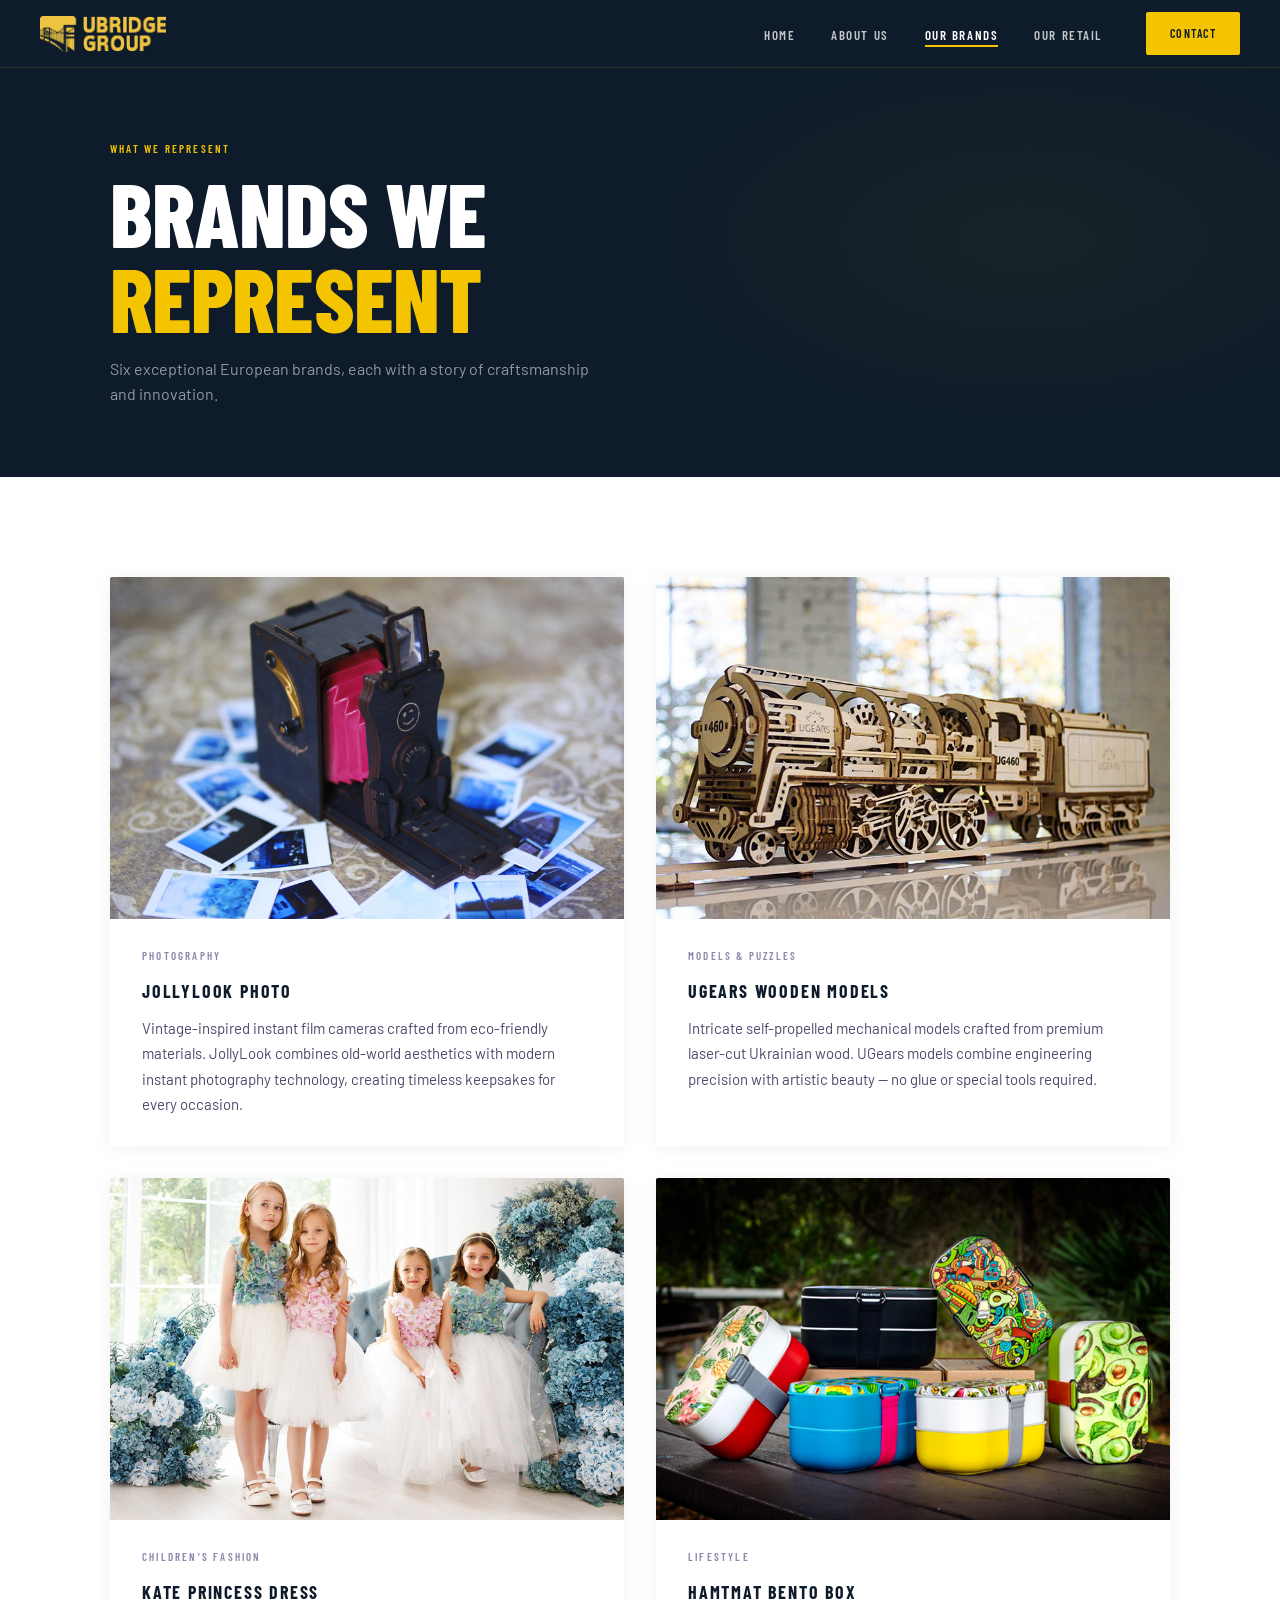
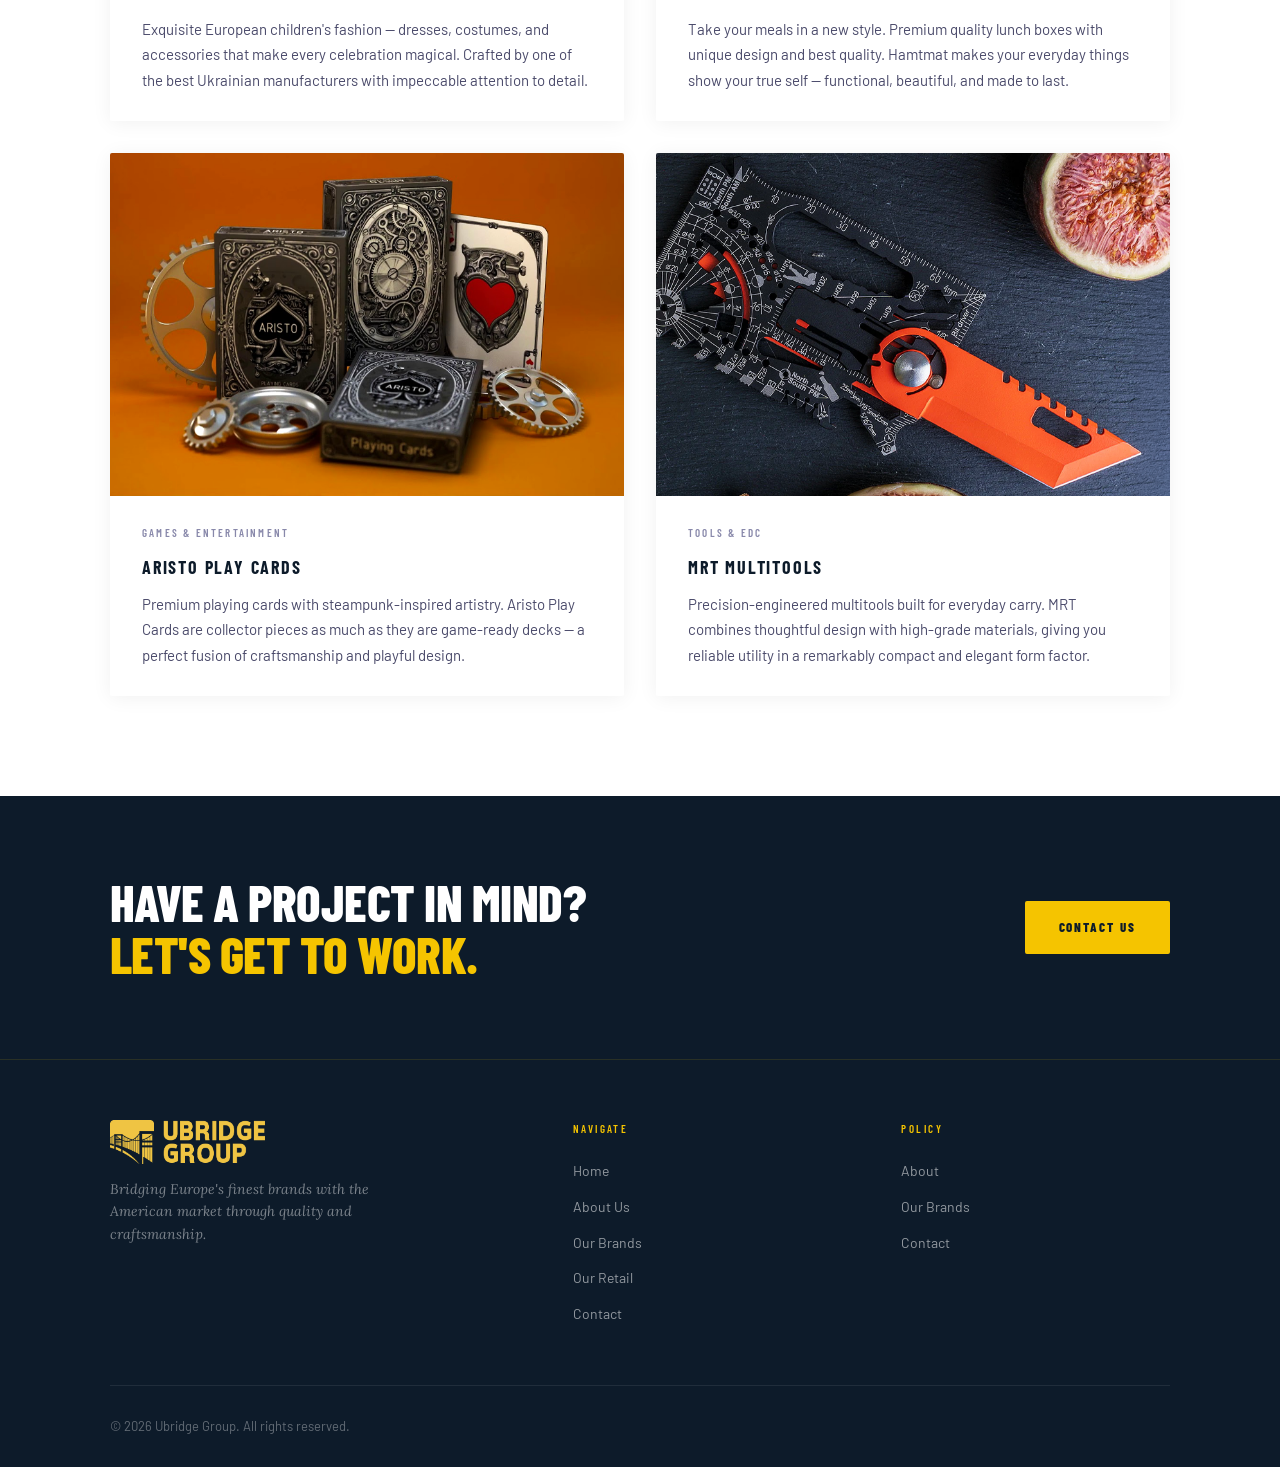
<file: brands.html>
<!DOCTYPE html>
<html lang="en">
<head>
  <meta charset="UTF-8" />
  <meta name="viewport" content="width=device-width, initial-scale=1.0" />
  <title>Our Brands — Ubridge Group</title>
  <meta name="description" content="Discover the European brands represented by Ubridge Group in the American market." />
  <link rel="stylesheet" href="style.css" />
</head>
<body>

  <nav class="nav" id="nav">
    <a href="index.html" class="nav__logo"><img src="images/ubridgeLogo.png" alt="Ubridge Group" class="nav__logo-img" /></a>
    <ul class="nav__links" id="navLinks">
      <li><a href="index.html">Home</a></li>
      <li><a href="about.html">About Us</a></li>
      <li><a href="brands.html" class="active">Our Brands</a></li>
      <li><a href="retail.html">Our Retail</a></li>
      <li><a href="contact.html" class="btn btn--yellow">Contact</a></li>
    </ul>
    <button class="nav__hamburger" id="hamburger" aria-label="Menu">
      <span></span><span></span><span></span>
    </button>
  </nav>

  <!-- PAGE HERO -->
  <section class="page-hero">
    <div class="container">
      <span class="label">What We Represent</span>
      <h1 class="page-hero__title">Brands We<br><span>Represent</span></h1>
      <p class="page-hero__sub">Six exceptional European brands, each with a story of craftsmanship and innovation.</p>
    </div>
  </section>

  <!-- BRANDS GRID -->
  <section class="section">
    <div class="container">
      <div class="brands-full-grid">

        <div class="brand-full-card fade-up">
          <img class="brand-full-card__image" src="images/JollyLook.webp" alt="JollyLook Photo" />
          <div class="brand-full-card__body">
            <span class="label label--light">Photography</span>
            <div class="brand-full-card__name">JollyLook Photo</div>
            <p class="brand-full-card__desc">Vintage-inspired instant film cameras crafted from eco-friendly materials. JollyLook combines old-world aesthetics with modern instant photography technology, creating timeless keepsakes for every occasion.</p>
          </div>
        </div>

        <div class="brand-full-card fade-up" style="transition-delay:0.1s">
          <img class="brand-full-card__image" src="images/Ugears.webp" alt="UGears Wooden Models" />
          <div class="brand-full-card__body">
            <span class="label label--light">Models &amp; Puzzles</span>
            <div class="brand-full-card__name">UGears Wooden Models</div>
            <p class="brand-full-card__desc">Intricate self-propelled mechanical models crafted from premium laser-cut Ukrainian wood. UGears models combine engineering precision with artistic beauty — no glue or special tools required.</p>
          </div>
        </div>

        <div class="brand-full-card fade-up" style="transition-delay:0.2s">
          <img class="brand-full-card__image" src="images/KateParty.webp" alt="Kate Princess Dress" />
          <div class="brand-full-card__body">
            <span class="label label--light">Children's Fashion</span>
            <div class="brand-full-card__name">Kate Princess Dress</div>
            <p class="brand-full-card__desc">Exquisite European children's fashion — dresses, costumes, and accessories that make every celebration magical. Crafted by one of the best Ukrainian manufacturers with impeccable attention to detail.</p>
          </div>
        </div>

        <div class="brand-full-card fade-up" style="transition-delay:0.3s">
          <img class="brand-full-card__image" src="images/Hamtmat.webp" alt="Hamtmat Bento Box" />
          <div class="brand-full-card__body">
            <span class="label label--light">Lifestyle</span>
            <div class="brand-full-card__name">Hamtmat Bento Box</div>
            <p class="brand-full-card__desc">Take your meals in a new style. Premium quality lunch boxes with unique design and best quality. Hamtmat makes your everyday things show your true self — functional, beautiful, and made to last.</p>
          </div>
        </div>

        <div class="brand-full-card fade-up" style="transition-delay:0.4s">
          <img class="brand-full-card__image" src="images/Aristo.webp" alt="Aristo Play Cards" />
          <div class="brand-full-card__body">
            <span class="label label--light">Games &amp; Entertainment</span>
            <div class="brand-full-card__name">Aristo Play Cards</div>
            <p class="brand-full-card__desc">Premium playing cards with steampunk-inspired artistry. Aristo Play Cards are collector pieces as much as they are game-ready decks — a perfect fusion of craftsmanship and playful design.</p>
          </div>
        </div>

        <div class="brand-full-card fade-up" style="transition-delay:0.5s">
          <img class="brand-full-card__image" src="images/MRT.webp" alt="MRT Multitools" />
          <div class="brand-full-card__body">
            <span class="label label--light">Tools &amp; EDC</span>
            <div class="brand-full-card__name">MRT Multitools</div>
            <p class="brand-full-card__desc">Precision-engineered multitools built for everyday carry. MRT combines thoughtful design with high-grade materials, giving you reliable utility in a remarkably compact and elegant form factor.</p>
          </div>
        </div>

      </div>
    </div>
  </section>

  <!-- CTA BANNER -->
  <section class="cta-banner">
    <div class="container">
      <div class="cta-banner__inner">
        <h2 class="cta-banner__title">Have a project in mind?<br><span>Let's get to work.</span></h2>
        <a href="contact.html" class="btn btn--yellow">Contact Us</a>
      </div>
    </div>
  </section>

  <!-- FOOTER -->
  <footer class="footer">
    <div class="container">
      <div class="footer__inner">
        <div>
          <a href="index.html" class="footer__logo"><img src="images/ubridgeLogo.png" alt="Ubridge Group" class="footer__logo-img" /></a>
          <p class="footer__tagline">Bridging Europe's finest brands with the American market through quality and craftsmanship.</p>
        </div>
        <div>
          <div class="footer__heading">Navigate</div>
          <ul class="footer__links">
            <li><a href="index.html">Home</a></li>
            <li><a href="about.html">About Us</a></li>
            <li><a href="brands.html">Our Brands</a></li>
            <li><a href="retail.html">Our Retail</a></li>
            <li><a href="contact.html">Contact</a></li>
          </ul>
        </div>
        <div>
          <div class="footer__heading">Policy</div>
          <ul class="footer__links">
            <li><a href="about.html">About</a></li>
            <li><a href="brands.html">Our Brands</a></li>
            <li><a href="contact.html">Contact</a></li>
          </ul>
        </div>
      </div>
      <div class="footer__bottom">
        <span class="footer__copy">© 2026 Ubridge Group. All rights reserved.</span>
      </div>
    </div>
  </footer>

  <script src="main.js"></script>
</body>
</html>
</file>
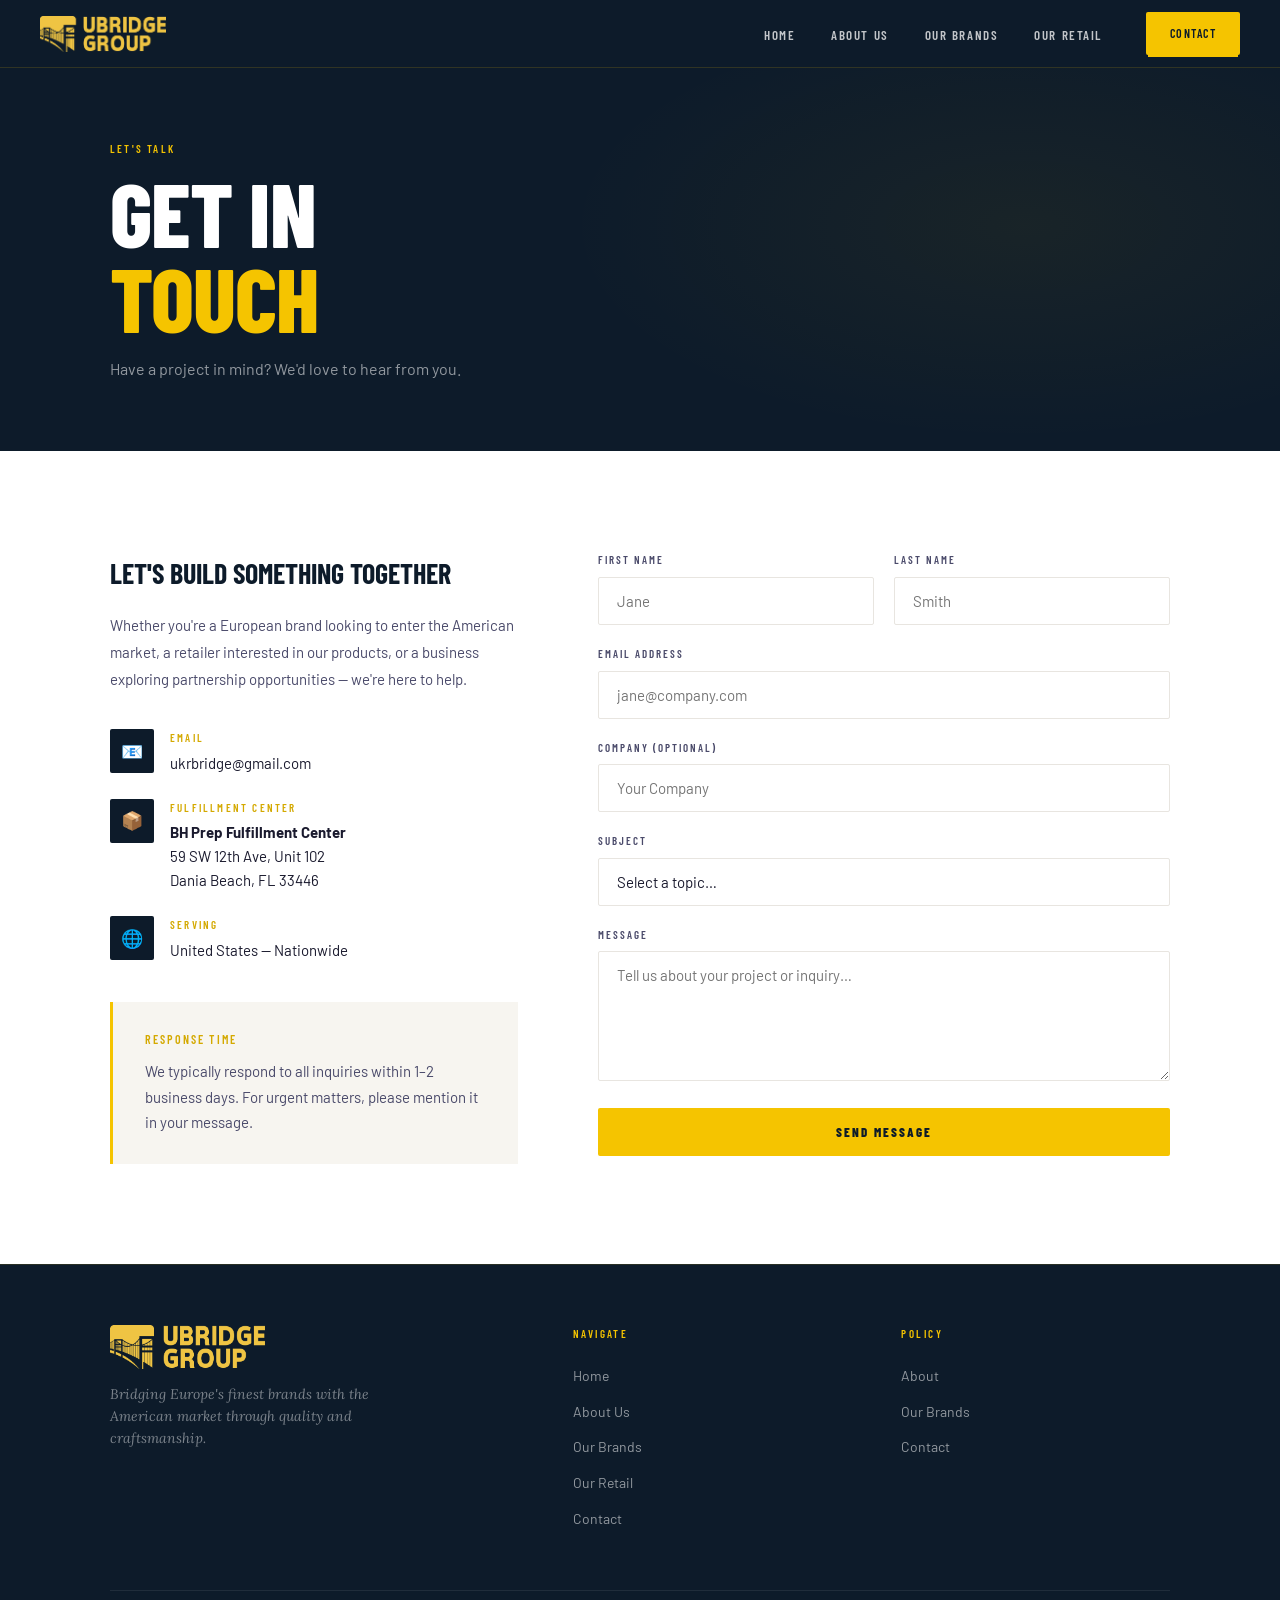
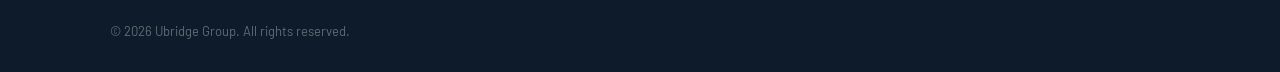
<file: contact.html>
<!DOCTYPE html>
<html lang="en">
<head>
  <meta charset="UTF-8" />
  <meta name="viewport" content="width=device-width, initial-scale=1.0" />
  <title>Contact — Ubridge Group</title>
  <meta name="description" content="Get in touch with Ubridge Group to explore partnership and distribution opportunities." />
  <link rel="stylesheet" href="style.css" />
</head>
<body>

  <nav class="nav" id="nav">
    <a href="index.html" class="nav__logo"><img src="images/ubridgeLogo.png" alt="Ubridge Group" class="nav__logo-img" /></a>
    <ul class="nav__links" id="navLinks">
      <li><a href="index.html">Home</a></li>
      <li><a href="about.html">About Us</a></li>
      <li><a href="brands.html">Our Brands</a></li>
      <li><a href="retail.html">Our Retail</a></li>
      <li><a href="contact.html" class="btn btn--yellow active">Contact</a></li>
    </ul>
    <button class="nav__hamburger" id="hamburger" aria-label="Menu">
      <span></span><span></span><span></span>
    </button>
  </nav>

  <!-- PAGE HERO -->
  <section class="page-hero">
    <div class="container">
      <span class="label">Let's Talk</span>
      <h1 class="page-hero__title">Get In<br><span>Touch</span></h1>
      <p class="page-hero__sub">Have a project in mind? We'd love to hear from you.</p>
    </div>
  </section>

  <!-- CONTACT CONTENT -->
  <section class="section">
    <div class="container">
      <div class="contact-grid">

        <!-- Info Column -->
        <div class="fade-up">
          <h2 class="contact-info__title">Let's Build Something Together</h2>
          <p class="contact-info__body">Whether you're a European brand looking to enter the American market, a retailer interested in our products, or a business exploring partnership opportunities — we're here to help.</p>

          <div class="contact-detail">
            <div class="contact-detail__icon">📧</div>
            <div>
              <div class="contact-detail__label">Email</div>
              <div class="contact-detail__value">ukrbridge@gmail.com</div>
            </div>
          </div>

          <div class="contact-detail">
            <div class="contact-detail__icon">📦</div>
            <div>
              <div class="contact-detail__label">Fulfillment Center</div>
              <div class="contact-detail__value"><strong>BH Prep Fulfillment Center</strong><br>59 SW 12th Ave, Unit 102<br>Dania Beach, FL 33446</div>
            </div>
          </div>

          <div class="contact-detail">
            <div class="contact-detail__icon">🌐</div>
            <div>
              <div class="contact-detail__label">Serving</div>
              <div class="contact-detail__value">United States — Nationwide</div>
            </div>
          </div>

          <div style="margin-top:40px; padding:28px 32px; background:var(--off-white); border-left:3px solid var(--yellow);">
            <div style="font-family:var(--font-display); font-size:12px; font-weight:600; letter-spacing:0.18em; text-transform:uppercase; color:var(--yellow-dim); margin-bottom:10px;">Response Time</div>
            <p style="font-size:15px; color:var(--text-mid); line-height:1.7;">We typically respond to all inquiries within 1–2 business days. For urgent matters, please mention it in your message.</p>
          </div>
        </div>

        <!-- Form Column -->
        <div class="contact-form fade-up" style="transition-delay:0.15s">
        <!-- ════════════════════════════════════════════════
             FORMSPREE SETUP (one-time, 2 minutes):
             1. Go to https://formspree.io and sign up free
             2. Click "New Form", name it "Ubridge Contact"
             3. Copy your form endpoint — looks like:
                https://formspree.io/f/xyzabcde
             4. Replace YOUR_FORM_ID below with that endpoint
             5. Done — submissions go to ukrbridge@gmail.com
             ════════════════════════════════════════════════ -->
        <form id="contactForm" action="https://formspree.io/f/mykoqndj" method="POST">
          <input type="hidden" name="_replyto" value="ukrbridge@gmail.com" />
          <input type="hidden" name="_subject" value="New enquiry from Ubridge Group website" />
          <div class="form-row">
            <div class="form-group">
              <label for="firstName">First Name</label>
              <input type="text" id="firstName" name="firstName" placeholder="Jane" required />
            </div>
            <div class="form-group">
              <label for="lastName">Last Name</label>
              <input type="text" id="lastName" name="lastName" placeholder="Smith" required />
            </div>
          </div>
          <div class="form-group">
            <label for="email">Email Address</label>
            <input type="email" id="email" name="email" placeholder="jane@company.com" required />
          </div>
          <div class="form-group">
            <label for="company">Company (optional)</label>
            <input type="text" id="company" name="company" placeholder="Your Company" />
          </div>
          <div class="form-group">
            <label for="subject">Subject</label>
            <select id="subject" name="subject" required>
              <option value="" disabled selected>Select a topic…</option>
              <option value="Brand Partnership">Brand Partnership</option>
              <option value="Distribution Inquiry">Distribution Inquiry</option>
              <option value="Retail / Wholesale">Retail / Wholesale</option>
              <option value="Fulfillment Services">Fulfillment Services</option>
              <option value="Other">Other</option>
            </select>
          </div>
          <div class="form-group">
            <label for="message">Message</label>
            <textarea id="message" name="message" placeholder="Tell us about your project or inquiry…" required></textarea>
          </div>
          <button type="submit" class="btn btn--yellow" style="width:100%; display:block; text-align:center;">
            Send Message
          </button>
        </form>
        <div id="formSuccess" style="display:none; margin-top:24px; padding:24px 28px; background:rgba(245,196,0,0.1); border-left:3px solid var(--yellow);">
          <div style="font-family:var(--font-display); font-size:14px; font-weight:700; text-transform:uppercase; letter-spacing:0.1em; color:var(--navy); margin-bottom:6px;">Message Sent!</div>
          <p style="font-size:14px; color:var(--text-mid);">Thank you for reaching out. We'll be in touch within 1–2 business days.</p>
        </div>
        </div>

      </div>
    </div>
  </section>

  <!-- FOOTER -->
  <footer class="footer">
    <div class="container">
      <div class="footer__inner">
        <div>
          <a href="index.html" class="footer__logo"><img src="images/ubridgeLogo.png" alt="Ubridge Group" class="footer__logo-img" /></a>
          <p class="footer__tagline">Bridging Europe's finest brands with the American market through quality and craftsmanship.</p>
        </div>
        <div>
          <div class="footer__heading">Navigate</div>
          <ul class="footer__links">
            <li><a href="index.html">Home</a></li>
            <li><a href="about.html">About Us</a></li>
            <li><a href="brands.html">Our Brands</a></li>
            <li><a href="retail.html">Our Retail</a></li>
            <li><a href="contact.html">Contact</a></li>
          </ul>
        </div>
        <div>
          <div class="footer__heading">Policy</div>
          <ul class="footer__links">
            <li><a href="about.html">About</a></li>
            <li><a href="brands.html">Our Brands</a></li>
            <li><a href="contact.html">Contact</a></li>
          </ul>
        </div>
      </div>
      <div class="footer__bottom">
        <span class="footer__copy">© 2026 Ubridge Group. All rights reserved.</span>
      </div>
    </div>
  </footer>

  <script src="main.js"></script>
</body>
</html>
</file>
<file: style.css>
@import url('https://fonts.googleapis.com/css2?family=Barlow+Condensed:wght@400;600;700;800&family=Lora:ital,wght@0,400;0,500;1,400&family=Barlow:wght@300;400;500&display=swap');

/* ── TOKENS ── */
:root {
  --navy:      #0d1b2a;
  --navy-mid:  #142236;
  --navy-light:#1e3352;
  --yellow:    #f5c400;
  --yellow-dim:#d4a900;
  --white:     #ffffff;
  --off-white: #f7f5f0;
  --grey:      #e8e5e0;
  --text:      #1a1a2e;
  --text-mid:  #4a4a6a;
  --text-light:#8888aa;

  --font-display: 'Barlow Condensed', sans-serif;
  --font-body:    'Barlow', sans-serif;
  --font-accent:  'Lora', serif;

  --radius: 2px;
  --transition: 0.3s cubic-bezier(0.25, 0.46, 0.45, 0.94);
  --max-width: 1140px;
}

/* ── RESET ── */
*, *::before, *::after { box-sizing: border-box; margin: 0; padding: 0; }
html { scroll-behavior: smooth; }
body {
  font-family: var(--font-body);
  font-weight: 400;
  color: var(--text);
  background: var(--white);
  line-height: 1.6;
  overflow-x: hidden;
}
img { display: block; max-width: 100%; }
a { text-decoration: none; color: inherit; }
ul { list-style: none; }

/* ── UTILITIES ── */
.container {
  max-width: var(--max-width);
  margin: 0 auto;
  padding: 0 40px;
}
.section { padding: 100px 0; }
.section--dark { background: var(--navy); color: var(--white); }
.section--off { background: var(--off-white); }

.label {
  font-family: var(--font-display);
  font-size: 11px;
  font-weight: 600;
  letter-spacing: 0.2em;
  text-transform: uppercase;
  color: var(--yellow);
  display: block;
  margin-bottom: 12px;
}
.label--light { color: var(--text-light); }

.btn {
  display: inline-block;
  font-family: var(--font-display);
  font-weight: 700;
  font-size: 13px;
  letter-spacing: 0.15em;
  text-transform: uppercase;
  padding: 14px 32px;
  border: 2px solid transparent;
  cursor: pointer;
  transition: var(--transition);
  border-radius: var(--radius);
}
.btn--yellow {
  background: var(--yellow);
  color: var(--navy);
  border-color: var(--yellow);
  font-weight: 800;
}
.btn--yellow:hover {
  background: transparent;
  color: var(--yellow);
}
.btn--outline {
  background: transparent;
  color: var(--white);
  border-color: rgba(255,255,255,0.5);
}
.btn--outline:hover {
  border-color: var(--yellow);
  color: var(--yellow);
}
.btn--navy {
  background: var(--navy);
  color: var(--white);
  border-color: var(--navy);
}
.btn--navy:hover {
  background: transparent;
  color: var(--navy);
}

/* ── NAV ── */
.nav {
  position: fixed;
  top: 0; left: 0; right: 0;
  z-index: 1000;
  padding: 0 40px;
  height: 68px;
  display: flex;
  align-items: center;
  justify-content: space-between;
  background: var(--navy);
  border-bottom: 1px solid rgba(245,196,0,0.15);
  transition: var(--transition);
}
.nav.scrolled {
  box-shadow: 0 4px 30px rgba(0,0,0,0.3);
}
.nav__logo {
  display: flex;
  align-items: center;
  text-decoration: none;
  flex-shrink: 0;
}
.nav__logo-img {
  height: 36px;
  width: auto;
  display: block;
}
.nav__links {
  display: flex;
  gap: 36px;
  align-items: center;
}
.nav__links a {
  font-family: var(--font-display);
  font-size: 13px;
  font-weight: 600;
  letter-spacing: 0.12em;
  text-transform: uppercase;
  color: rgba(255,255,255,0.75);
  transition: color var(--transition);
  position: relative;
}
.nav__links a::after {
  content: '';
  position: absolute;
  bottom: -4px; left: 0; right: 0;
  height: 2px;
  background: var(--yellow);
  transform: scaleX(0);
  transform-origin: left;
  transition: transform var(--transition);
}
.nav__links a:hover,
.nav__links a.active { color: var(--white); }
.nav__links a:hover::after,
.nav__links a.active::after { transform: scaleX(1); }
.nav__links .btn { margin-left: 8px; padding: 10px 22px; font-size: 12px; }
.nav__links .btn--yellow,
.nav__links .btn--yellow:link,
.nav__links .btn--yellow:visited { color: var(--navy) !important; }
.nav__links .btn--yellow:hover { color: var(--yellow) !important; }

.nav__hamburger {
  display: none;
  flex-direction: column;
  gap: 5px;
  cursor: pointer;
  padding: 4px;
}
.nav__hamburger span {
  display: block;
  width: 24px;
  height: 2px;
  background: var(--white);
  transition: var(--transition);
}

/* ── HERO ── */
.hero {
  min-height: 100vh;
  background: var(--navy);
  display: flex;
  align-items: center;
  position: relative;
  overflow: hidden;
  padding-top: 68px;
}
.hero__bg {
  position: absolute;
  inset: 0;
  background:
    radial-gradient(ellipse 80% 60% at 70% 50%, rgba(245,196,0,0.06) 0%, transparent 60%),
    radial-gradient(ellipse 50% 80% at 10% 80%, rgba(30,51,82,0.8) 0%, transparent 50%);
}
.hero__grid-lines {
  position: absolute;
  inset: 0;
  background-image:
    linear-gradient(rgba(245,196,0,0.04) 1px, transparent 1px),
    linear-gradient(90deg, rgba(245,196,0,0.04) 1px, transparent 1px);
  background-size: 80px 80px;
}
.hero__content {
  position: relative;
  z-index: 2;
  max-width: var(--max-width);
  margin: 0 auto;
  padding: 0 40px;
  width: 100%;
}
.hero__eyebrow {
  font-family: var(--font-display);
  font-size: 12px;
  font-weight: 600;
  letter-spacing: 0.3em;
  text-transform: uppercase;
  color: var(--yellow);
  margin-bottom: 24px;
  display: flex;
  align-items: center;
  gap: 12px;
}
.hero__eyebrow::before {
  content: '';
  display: block;
  width: 40px;
  height: 2px;
  background: var(--yellow);
}
.hero__title {
  font-family: var(--font-display);
  font-size: clamp(60px, 9vw, 120px);
  font-weight: 800;
  line-height: 0.9;
  text-transform: uppercase;
  color: var(--white);
  letter-spacing: -0.01em;
  margin-bottom: 32px;
}
.hero__title em {
  font-style: normal;
  color: var(--yellow);
  display: block;
}
.hero__subtitle {
  font-family: var(--font-accent);
  font-size: 18px;
  font-style: italic;
  color: rgba(255,255,255,0.65);
  max-width: 480px;
  line-height: 1.7;
  margin-bottom: 48px;
}
.hero__actions {
  display: flex;
  gap: 16px;
  flex-wrap: wrap;
}
.hero__scroll {
  position: absolute;
  bottom: 40px;
  left: 50%;
  transform: translateX(-50%);
  display: flex;
  flex-direction: column;
  align-items: center;
  gap: 8px;
  color: rgba(255,255,255,0.4);
  font-family: var(--font-display);
  font-size: 10px;
  letter-spacing: 0.2em;
  text-transform: uppercase;
  animation: bounce 2s infinite;
}
.hero__scroll::after {
  content: '';
  display: block;
  width: 1px;
  height: 40px;
  background: linear-gradient(to bottom, rgba(245,196,0,0.6), transparent);
}
@keyframes bounce {
  0%, 100% { transform: translateX(-50%) translateY(0); }
  50% { transform: translateX(-50%) translateY(6px); }
}

/* ── SERVICES STRIP ── */
.services {
  background: var(--navy-mid);
  padding: 70px 0;
  border-top: 1px solid rgba(245,196,0,0.12);
  border-bottom: 1px solid rgba(245,196,0,0.12);
}
.services__grid {
  display: grid;
  grid-template-columns: repeat(3, 1fr);
  gap: 2px;
}
.service-card {
  padding: 36px 32px;
  background: var(--navy-light);
  transition: var(--transition);
  position: relative;
  overflow: hidden;
}
.service-card::before {
  content: '';
  position: absolute;
  bottom: 0; left: 0; right: 0;
  height: 3px;
  background: var(--yellow);
  transform: scaleX(0);
  transition: transform var(--transition);
}
.service-card:hover { background: rgba(30,51,82,0.9); }
.service-card:hover::before { transform: scaleX(1); }
.service-card__icon {
  width: 56px;
  height: 56px;
  background: transparent;
  border: none;
  border-radius: var(--radius);
  display: flex;
  align-items: center;
  justify-content: center;
  margin-bottom: 20px;
  font-size: 18px;
  overflow: hidden;
}
.service-card__icon img {
  width: 100%;
  height: 100%;
  object-fit: contain;
}
.service-card__title {
  font-family: var(--font-display);
  font-size: 16px;
  font-weight: 700;
  letter-spacing: 0.05em;
  text-transform: uppercase;
  color: var(--white);
  margin-bottom: 10px;
}
.service-card__desc {
  font-size: 14px;
  color: rgba(255,255,255,0.55);
  line-height: 1.6;
}

/* ── IDENTITY SECTIONS ── */
.identity {
  padding: 100px 0;
}
.identity__inner {
  display: grid;
  grid-template-columns: 1fr 1fr;
  gap: 80px;
  align-items: center;
}
.identity__inner--reverse { direction: rtl; }
.identity__inner--reverse > * { direction: ltr; }
.identity__text {}
.identity__title {
  font-family: var(--font-display);
  font-size: clamp(32px, 4vw, 50px);
  font-weight: 800;
  text-transform: uppercase;
  line-height: 1.0;
  letter-spacing: -0.01em;
  color: var(--navy);
  margin-bottom: 20px;
}
.identity__body {
  font-size: 16px;
  color: var(--text-mid);
  line-height: 1.75;
}
.identity__image {
  position: relative;
}
.identity__image img {
  width: 100%;
  height: 360px;
  object-fit: cover;
  border-radius: var(--radius);
}
.identity__image::after {
  content: '';
  position: absolute;
  bottom: -12px;
  right: -12px;
  width: 60%;
  height: 60%;
  border: 3px solid var(--yellow);
  border-radius: var(--radius);
  z-index: -1;
}

/* ── STATS BAR ── */
.stats {
  background: var(--yellow);
  padding: 50px 0;
}
.stats__grid {
  display: grid;
  grid-template-columns: repeat(3, 1fr);
  gap: 0;
  text-align: center;
}
.stat {
  padding: 20px;
  border-right: 1px solid rgba(13,27,42,0.15);
}
.stat:last-child { border-right: none; }
.stat__number {
  font-family: var(--font-display);
  font-size: 56px;
  font-weight: 800;
  color: var(--navy);
  line-height: 1;
  letter-spacing: -0.02em;
}
.stat__label {
  font-family: var(--font-display);
  font-size: 12px;
  font-weight: 600;
  letter-spacing: 0.2em;
  text-transform: uppercase;
  color: rgba(13,27,42,0.6);
  margin-top: 6px;
}

/* ── BRANDS PREVIEW ── */
.brands-preview { padding: 100px 0; background: var(--off-white); }
.section-header {
  display: flex;
  justify-content: space-between;
  align-items: flex-end;
  margin-bottom: 56px;
}
.section-title {
  font-family: var(--font-display);
  font-size: clamp(36px, 5vw, 60px);
  font-weight: 800;
  text-transform: uppercase;
  letter-spacing: -0.01em;
  color: var(--navy);
  line-height: 1.0;
}
.section-title--white { color: var(--white); }

/* ── BRANDS GRID ── */
.brands-grid {
  display: grid;
  grid-template-columns: repeat(3, 1fr);
  gap: 20px;
}
.brand-card {
  background: var(--white);
  overflow: hidden;
  border-radius: var(--radius);
  transition: var(--transition);
  box-shadow: 0 2px 20px rgba(0,0,0,0.06);
  cursor: default;
}
.brand-card:hover {
  transform: translateY(-4px);
  box-shadow: 0 12px 40px rgba(0,0,0,0.12);
}
.brand-card__image {
  width: 100%;
  height: 220px;
  object-fit: cover;
  transition: transform 0.5s ease;
}
.brand-card:hover .brand-card__image { transform: scale(1.04); }
.brand-card__body {
  padding: 24px;
}
.brand-card__name {
  font-family: var(--font-display);
  font-size: 14px;
  font-weight: 700;
  letter-spacing: 0.12em;
  text-transform: uppercase;
  color: var(--navy);
  margin-bottom: 8px;
}
.brand-card__desc {
  font-size: 14px;
  color: var(--text-mid);
  line-height: 1.6;
}

/* Full brands page grid */
.brands-full-grid {
  display: grid;
  grid-template-columns: repeat(2, 1fr);
  gap: 32px;
}
.brand-full-card {
  background: var(--white);
  border-radius: var(--radius);
  overflow: hidden;
  box-shadow: 0 2px 20px rgba(0,0,0,0.06);
  transition: var(--transition);
}
.brand-full-card:hover {
  transform: translateY(-4px);
  box-shadow: 0 12px 40px rgba(13,27,42,0.12);
}
.brand-full-card__image {
  width: 100%;
  height: auto;
  object-fit: contain;
  display: block;
  transition: transform 0.5s ease;
  background: var(--off-white);
}
.brand-full-card:hover .brand-full-card__image { transform: scale(1.03); }
.brand-full-card__body {
  padding: 28px 32px;
}
.brand-full-card__name {
  font-family: var(--font-display);
  font-size: 18px;
  font-weight: 700;
  letter-spacing: 0.1em;
  text-transform: uppercase;
  color: var(--navy);
  margin-bottom: 10px;
}
.brand-full-card__desc {
  font-size: 15px;
  color: var(--text-mid);
  line-height: 1.7;
}

/* ── TESTIMONIALS ── */
.testimonials { padding: 100px 0; background: var(--white); }
.testimonials__grid {
  display: grid;
  grid-template-columns: repeat(3, 1fr);
  gap: 24px;
  margin-top: 56px;
}
.testimonial {
  padding: 36px 32px;
  background: var(--off-white);
  border-left: 3px solid var(--yellow);
  position: relative;
  display: flex;
  flex-direction: column;
  justify-content: space-between;
}
.testimonial__text {
  font-family: var(--font-accent);
  font-style: italic;
  font-size: 15px;
  color: var(--text-mid);
  line-height: 1.75;
  margin-bottom: 24px;
}
.testimonial__author {
  display: flex;
  align-items: center;
  gap: 12px;
}
.testimonial__avatar {
  width: 40px;
  height: 40px;
  background: var(--navy);
  border-radius: 50%;
  display: flex;
  align-items: center;
  justify-content: center;
  font-family: var(--font-display);
  font-weight: 700;
  font-size: 14px;
  color: var(--yellow);
  flex-shrink: 0;
}
.testimonial__name {
  font-family: var(--font-display);
  font-size: 13px;
  font-weight: 700;
  text-transform: uppercase;
  letter-spacing: 0.08em;
  color: var(--navy);
}
.testimonial__company {
  font-size: 12px;
  color: var(--text-light);
  margin-top: 2px;
}

/* ── CTA BANNER ── */
.cta-banner {
  background: var(--navy);
  padding: 80px 0;
}
.cta-banner__inner {
  display: flex;
  justify-content: space-between;
  align-items: center;
  gap: 40px;
}
.cta-banner__title {
  font-family: var(--font-display);
  font-size: clamp(32px, 4vw, 54px);
  font-weight: 800;
  text-transform: uppercase;
  color: var(--white);
  line-height: 1.0;
  letter-spacing: -0.01em;
}
.cta-banner__title span { color: var(--yellow); }

/* ── PAGE HERO (inner pages) ── */
.page-hero {
  background: var(--navy);
  padding: 140px 0 70px;
  position: relative;
  overflow: hidden;
}
.page-hero::after {
  content: '';
  position: absolute;
  inset: 0;
  background: radial-gradient(ellipse 60% 80% at 80% 50%, rgba(245,196,0,0.05) 0%, transparent 60%);
  pointer-events: none;
}
.page-hero__title {
  font-family: var(--font-display);
  font-size: clamp(48px, 7vw, 90px);
  font-weight: 800;
  text-transform: uppercase;
  color: var(--white);
  letter-spacing: -0.01em;
  line-height: 0.95;
  position: relative;
  z-index: 1;
}
.page-hero__title span { color: var(--yellow); }
.page-hero__sub {
  font-size: 16px;
  color: rgba(255,255,255,0.55);
  margin-top: 16px;
  max-width: 500px;
  position: relative;
  z-index: 1;
}

/* ── RETAIL SECTION ── */
.retail-cards {
  display: grid;
  grid-template-columns: repeat(3, 1fr);
  gap: 24px;
  margin-bottom: 60px;
}
.retail-card {
  background: var(--white);
  border-radius: var(--radius);
  overflow: hidden;
  box-shadow: 0 2px 20px rgba(0,0,0,0.06);
  padding: 36px 32px 40px;
  transition: var(--transition);
  position: relative;
  border-top: 3px solid var(--yellow);
}
.retail-card:hover {
  transform: translateY(-4px);
  box-shadow: 0 12px 40px rgba(13,27,42,0.1);
}
.retail-card__icon {
  width: 48px;
  height: 48px;
  background: var(--navy);
  display: flex;
  align-items: center;
  justify-content: center;
  border-radius: var(--radius);
  margin-bottom: 20px;
  font-size: 22px;
}
.retail-card__name {
  font-family: var(--font-display);
  font-size: 18px;
  font-weight: 700;
  letter-spacing: 0.06em;
  text-transform: uppercase;
  color: var(--navy);
  margin-bottom: 10px;
}
.retail-card__desc {
  font-size: 14px;
  color: var(--text-mid);
  line-height: 1.7;
  margin-bottom: 24px;
}
.retail-card__link {
  font-family: var(--font-display);
  font-size: 12px;
  font-weight: 700;
  letter-spacing: 0.15em;
  text-transform: uppercase;
  color: var(--yellow-dim);
  display: flex;
  align-items: center;
  gap: 6px;
  transition: gap var(--transition);
}
.retail-card:hover .retail-card__link { gap: 10px; }

/* BH PREP feature block */
.prep-block {
  display: grid;
  grid-template-columns: 1fr 1fr;
  gap: 0;
  background: var(--navy);
  border-radius: var(--radius);
  overflow: hidden;
  margin: 60px 0;
}
.prep-block__content {
  padding: 60px;
  display: flex;
  flex-direction: column;
  justify-content: center;
}
.prep-block__tag {
  font-family: var(--font-display);
  font-size: 10px;
  font-weight: 600;
  letter-spacing: 0.25em;
  text-transform: uppercase;
  color: var(--yellow);
  margin-bottom: 16px;
}
.prep-block__title {
  font-family: var(--font-display);
  font-size: 44px;
  font-weight: 800;
  text-transform: uppercase;
  color: var(--white);
  line-height: 1.0;
  margin-bottom: 20px;
}
.prep-block__desc {
  font-size: 15px;
  color: rgba(255,255,255,0.6);
  line-height: 1.75;
  margin-bottom: 32px;
}
.prep-block__image {
  height: 100%;
  min-height: 400px;
  object-fit: cover;
  width: 100%;
}

/* distributor block */
.distributor {
  display: grid;
  grid-template-columns: 1fr 1fr;
  gap: 60px;
  align-items: center;
  padding: 80px 0;
}
.distributor__image {
  background: var(--off-white);
  border-radius: var(--radius);
  overflow: hidden;
  padding: 40px;
  display: flex;
  align-items: center;
  justify-content: center;
  min-height: 320px;
}
.distributor__image img { max-height: 240px; object-fit: contain; }
.distributor__title {
  font-family: var(--font-display);
  font-size: 36px;
  font-weight: 800;
  text-transform: uppercase;
  color: var(--navy);
  line-height: 1.05;
  margin-bottom: 20px;
}
.distributor__body {
  font-size: 15px;
  color: var(--text-mid);
  line-height: 1.8;
  margin-bottom: 16px;
}

/* ── CONTACT PAGE ── */
.contact-grid {
  display: grid;
  grid-template-columns: 1fr 1.4fr;
  gap: 80px;
  align-items: start;
}
.contact-info__title {
  font-family: var(--font-display);
  font-size: 28px;
  font-weight: 700;
  text-transform: uppercase;
  color: var(--navy);
  margin-bottom: 16px;
}
.contact-info__body {
  font-size: 15px;
  color: var(--text-mid);
  line-height: 1.8;
  margin-bottom: 36px;
}
.contact-detail {
  display: flex;
  align-items: flex-start;
  gap: 16px;
  margin-bottom: 24px;
}
.contact-detail__icon {
  width: 44px;
  height: 44px;
  background: var(--navy);
  border-radius: var(--radius);
  display: flex;
  align-items: center;
  justify-content: center;
  font-size: 18px;
  flex-shrink: 0;
}
.contact-detail__label {
  font-family: var(--font-display);
  font-size: 11px;
  font-weight: 600;
  letter-spacing: 0.2em;
  text-transform: uppercase;
  color: var(--yellow-dim);
  margin-bottom: 4px;
}
.contact-detail__value {
  font-size: 15px;
  color: var(--text);
}

.contact-form { }
.form-row {
  display: grid;
  grid-template-columns: 1fr 1fr;
  gap: 20px;
}
.form-group { margin-bottom: 20px; }
.form-group label {
  display: block;
  font-family: var(--font-display);
  font-size: 11px;
  font-weight: 600;
  letter-spacing: 0.18em;
  text-transform: uppercase;
  color: var(--text-mid);
  margin-bottom: 8px;
}
.form-group input,
.form-group select,
.form-group textarea {
  width: 100%;
  padding: 14px 18px;
  border: 1.5px solid var(--grey);
  border-radius: var(--radius);
  font-family: var(--font-body);
  font-size: 15px;
  color: var(--text);
  background: var(--white);
  transition: border-color var(--transition);
  outline: none;
  -webkit-appearance: none;
}
.form-group input:focus,
.form-group select:focus,
.form-group textarea:focus {
  border-color: var(--navy);
}
.form-group textarea { resize: vertical; min-height: 130px; }

/* ── FOOTER ── */
.footer {
  background: var(--navy);
  padding: 60px 0 30px;
  border-top: 1px solid rgba(245,196,0,0.12);
}
.footer__inner {
  display: grid;
  grid-template-columns: 1.5fr 1fr 1fr;
  gap: 60px;
  margin-bottom: 50px;
}
.footer__logo {
  display: flex;
  align-items: center;
  margin-bottom: 14px;
  text-decoration: none;
}
.footer__logo-img {
  height: 44px;
  width: auto;
  display: block;
}
.footer__tagline {
  font-family: var(--font-accent);
  font-style: italic;
  font-size: 14px;
  color: rgba(255,255,255,0.45);
  line-height: 1.6;
  max-width: 260px;
}
.footer__heading {
  font-family: var(--font-display);
  font-size: 11px;
  font-weight: 600;
  letter-spacing: 0.22em;
  text-transform: uppercase;
  color: var(--yellow);
  margin-bottom: 20px;
}
.footer__links li { margin-bottom: 10px; }
.footer__links a {
  font-size: 14px;
  color: rgba(255,255,255,0.55);
  transition: color var(--transition);
}
.footer__links a:hover { color: var(--white); }
.footer__bottom {
  display: flex;
  justify-content: space-between;
  align-items: center;
  padding-top: 30px;
  border-top: 1px solid rgba(255,255,255,0.08);
}
.footer__copy {
  font-size: 13px;
  color: rgba(255,255,255,0.35);
}
.footer__socials {
  display: flex;
  gap: 16px;
}
.footer__socials a {
  width: 36px;
  height: 36px;
  border: 1px solid rgba(255,255,255,0.15);
  border-radius: var(--radius);
  display: flex;
  align-items: center;
  justify-content: center;
  color: rgba(255,255,255,0.5);
  font-size: 14px;
  transition: var(--transition);
}
.footer__socials a:hover {
  border-color: var(--yellow);
  color: var(--yellow);
}

/* ── ANIMATIONS ── */
.fade-up {
  opacity: 0;
  transform: translateY(30px);
  transition: opacity 0.7s ease, transform 0.7s ease;
}
.fade-up.visible {
  opacity: 1;
  transform: none;
}

/* ── RESPONSIVE ── */
@media (max-width: 900px) {
  .container { padding: 0 24px; }
  .section { padding: 70px 0; }

  .nav__links { display: none; }
  .nav__links.open {
    display: flex;
    flex-direction: column;
    position: absolute;
    top: 68px;
    left: 0; right: 0;
    background: var(--navy);
    padding: 24px 24px 32px;
    gap: 20px;
    border-bottom: 1px solid rgba(245,196,0,0.15);
  }
  .nav__hamburger { display: flex; }

  .hero__title { font-size: clamp(48px, 12vw, 80px); }
  .services__grid { grid-template-columns: 1fr 1fr; }
  .identity__inner { grid-template-columns: 1fr; gap: 40px; }
  .identity__inner--reverse { direction: ltr; }
  .brands-grid { grid-template-columns: 1fr 1fr; }
  .brands-full-grid { grid-template-columns: 1fr; }
  .testimonials__grid { grid-template-columns: 1fr; }
  .cta-banner__inner { flex-direction: column; text-align: center; }
  .retail-cards { grid-template-columns: 1fr; }
  .prep-block { grid-template-columns: 1fr; }
  .prep-block__image { min-height: 260px; }
  .distributor { grid-template-columns: 1fr; }
  .contact-grid { grid-template-columns: 1fr; }
  .form-row { grid-template-columns: 1fr; }
  .footer__inner { grid-template-columns: 1fr 1fr; gap: 40px; }
  .stats__grid { grid-template-columns: 1fr; }
  .stat { border-right: none; border-bottom: 1px solid rgba(13,27,42,0.15); }
  .stat:last-child { border-bottom: none; }
  .section-header { flex-direction: column; align-items: flex-start; gap: 20px; }
}

@media (max-width: 600px) {
  .services__grid { grid-template-columns: 1fr; }
  .brands-grid { grid-template-columns: 1fr; }
  .footer__inner { grid-template-columns: 1fr; }
  .footer__bottom { flex-direction: column; gap: 16px; text-align: center; }
  .hero__actions { flex-direction: column; }
  .hero__actions .btn { text-align: center; }
}
</file>
